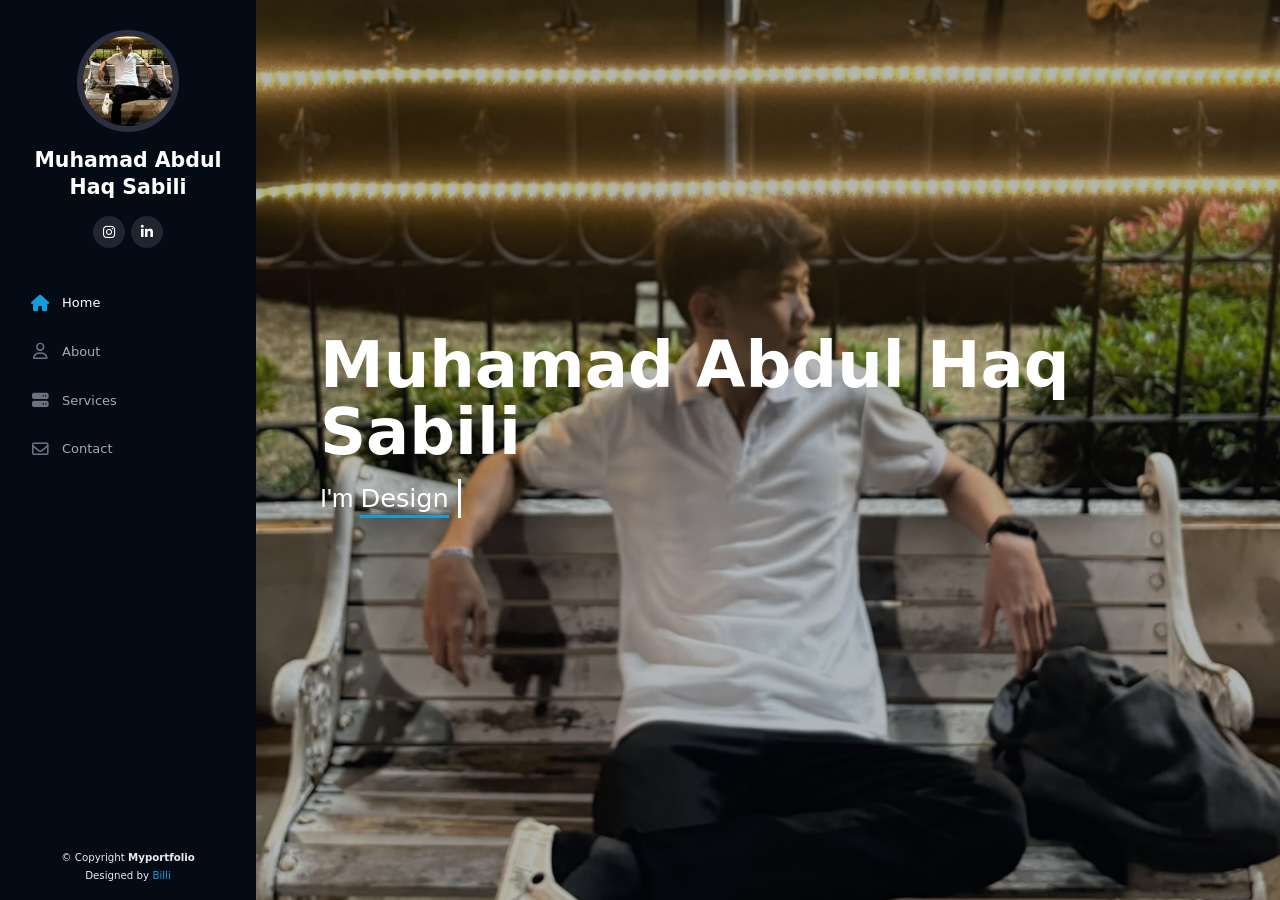
<file: index.html>
<!DOCTYPE html>
<html lang="id">

<head>

    <!-- =====================================================
         BASIC META
    ====================================================== -->

    <meta charset="UTF-8">

    <meta name="viewport"
          content="width=device-width, initial-scale=1.0">

    <meta name="description"
          content="Personal Portfolio Muhamad Abdul Haq Sabili">

    <meta name="author"
          content="Muhamad Abdul Haq Sabili">


    <!-- =====================================================
         TITLE
    ====================================================== -->

    <title>
        Muhamad Abdul Haq Sabili - Personal Portfolio
    </title>


    <!-- =====================================================
         FONT AWESOME
    ====================================================== -->

    <link
        rel="stylesheet"
        href="https://cdnjs.cloudflare.com/ajax/libs/font-awesome/6.4.0/css/all.min.css">


    <!-- =====================================================
         CUSTOM CSS
    ====================================================== -->

    <link rel="stylesheet" href="style.css">

</head>


<body>


    <!-- =====================================================
         MOBILE TOGGLE BUTTON
    ====================================================== -->

    <button
        class="mobile-nav-toggle"
        id="mobileToggle"
        type="button"
        aria-label="Open navigation menu"
        aria-controls="sidebar"
        aria-expanded="false">

        <i class="fa-solid fa-bars"></i>

    </button>



    <!-- =====================================================
         SIDEBAR
    ====================================================== -->

    <header id="sidebar">


        <!-- =================================================
             PROFILE
        ================================================== -->

        <div class="profile-container">


            <!-- Profile Image -->

            <div class="profile-img-box">

                <img
                    src="background.jpeg"
                    alt="Muhamad Abdul Haq Sabili"
                    class="profile-img">

            </div>


            <!-- Profile Name -->

            <h1 class="profile-name">

                <a href="#hero">
                    Muhamad Abdul Haq Sabili
                </a>

            </h1>



            <!-- =============================================
                 SOCIAL MEDIA
            ============================================== -->

            <div class="social-links">


                <!-- Instagram -->

                <a
                    href="https://www.instagram.com/msbilii__/"
                    target="_blank"
                    rel="noopener noreferrer"
                    aria-label="Instagram">

                    <i class="fa-brands fa-instagram"></i>

                </a>


                <!-- LinkedIn -->

                <a
                    href="https://www.linkedin.com/in/muhamad-abdul-haq-sabili-29987b432/"
                    target="_blank"
                    rel="noopener noreferrer"
                    aria-label="LinkedIn">

                    <i class="fa-brands fa-linkedin-in"></i>

                </a>


            </div>

        </div>



        <!-- =================================================
             NAVIGATION
        ================================================== -->

        <nav class="nav-menu">

            <ul>


                <!-- Home -->

                <li>

                    <a
                        href="index.html"
                        class="nav-link active">

                        <i class="fa-solid fa-house"></i>

                        <span>
                            Home
                        </span>

                    </a>

                </li>



                <!-- About -->

                <li>

                    <a
                        href="about.html"
                        class="nav-link">

                        <i class="fa-regular fa-user"></i>

                        <span>
                            About
                        </span>

                    </a>

                </li>



                <!-- Services -->

                <li>

                    <a
                        href="service.html"
                        class="nav-link">

                        <i class="fa-solid fa-server"></i>

                        <span>
                            Services
                        </span>

                    </a>

                </li>



                <!-- Contact -->

                <li>

                    <a
                        href="https://wa.me/qr/TNKL4AGALZZSH1?s=p"
                        class="nav-link"
                        target="_blank"
                        rel="noopener noreferrer">

                        <i class="fa-regular fa-envelope"></i>

                        <span>
                            Contact
                        </span>

                    </a>

                </li>


            </ul>

        </nav>



        <!-- =================================================
             SIDEBAR FOOTER
        ================================================== -->

        <div class="sidebar-footer">

            <p>
                &copy; Copyright
                <strong>Myportfolio</strong>
            </p>

            <p>
                Designed by
                <a href="#hero">
                    Billi
                </a>
            </p>

        </div>


    </header>



    <!-- =====================================================
         HERO SECTION
    ====================================================== -->

    <main id="hero">


        <div class="hero-container">


            <!-- Main Heading -->

            <h1>
                Muhamad Abdul Haq Sabili
            </h1>


            <!-- Typing Text -->

            <p>

                I'm

                <span
                    class="typed-text"
                    id="typed">
                </span>

                <span
                    class="cursor">
                    &nbsp;
                </span>

            </p>


        </div>

    </main>



    <!-- =====================================================
         JAVASCRIPT
    ====================================================== -->

    <script src="script.js"></script>


</body>

</html>
</file>
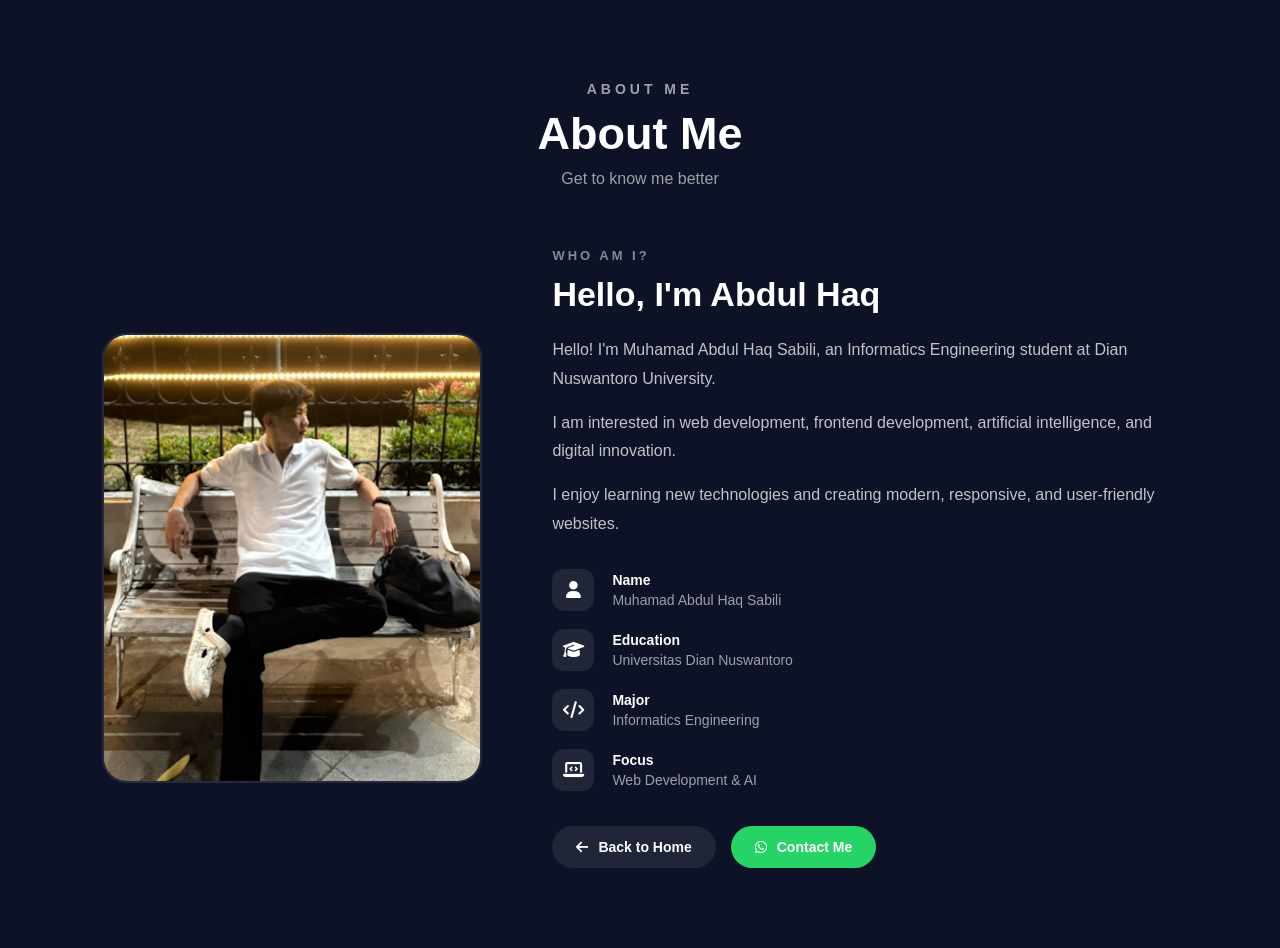
<file: about.html>
<!DOCTYPE html>

<html lang="id">

<head>


<meta charset="UTF-8">

<meta name="viewport"
    content="width=device-width, initial-scale=1.0">

<title>
    About - Muhamad Abdul Haq Sabili
</title>


<!-- Font Awesome -->

<link
    rel="stylesheet"
    href="https://cdnjs.cloudflare.com/ajax/libs/font-awesome/6.4.0/css/all.min.css">


<!-- KHUSUS ABOUT -->

<link rel="stylesheet" href="about.css">


</head>

<body>


<!-- =========================
     ABOUT PAGE
========================== -->

<main class="about-page">


    <!-- TITLE -->

    <div class="about-title">

        <span>
            ABOUT ME
        </span>

        <h1>
            About Me
        </h1>

        <p>
            Get to know me better
        </p>

    </div>



    <!-- =========================
         ABOUT CONTENT
    ========================== -->

    <div class="about-container">


        <!-- IMAGE -->

        <div class="about-image">

            <img
                src="background.jpeg"
                alt="Muhamad Abdul Haq Sabili">

        </div>



        <!-- CONTENT -->

        <div class="about-content">

            <p class="about-label">
                WHO AM I?
            </p>


            <h2>
                Hello, I'm
                <span>
                    Abdul Haq
                </span>
            </h2>


            <p>
                Hello! I'm Muhamad Abdul Haq Sabili,
                an Informatics Engineering student at
                Dian Nuswantoro University.
            </p>


            <p>
                I am interested in web development,
                frontend development, artificial intelligence,
                and digital innovation.
            </p>


            <p>
                I enjoy learning new technologies and
                creating modern, responsive, and
                user-friendly websites.
            </p>



            <!-- INFORMATION -->

            <div class="about-info">


                <div class="info-item">

                    <i class="fa-solid fa-user"></i>

                    <div>

                        <strong>
                            Name
                        </strong>

                        <span>
                            Muhamad Abdul Haq Sabili
                        </span>

                    </div>

                </div>


                <div class="info-item">

                    <i class="fa-solid fa-graduation-cap"></i>

                    <div>

                        <strong>
                            Education
                        </strong>

                        <span>
                            Universitas Dian Nuswantoro
                        </span>

                    </div>

                </div>


                <div class="info-item">

                    <i class="fa-solid fa-code"></i>

                    <div>

                        <strong>
                            Major
                        </strong>

                        <span>
                            Informatics Engineering
                        </span>

                    </div>

                </div>


                <div class="info-item">

                    <i class="fa-solid fa-laptop-code"></i>

                    <div>

                        <strong>
                            Focus
                        </strong>

                        <span>
                            Web Development & AI
                        </span>

                    </div>

                </div>


            </div>



            <!-- BUTTON -->

            <div class="about-buttons">


                <a
                    href="index.html"
                    class="back-button">

                    <i class="fa-solid fa-arrow-left"></i>

                    Back to Home

                </a>


                <a
                    href="https://wa.me/qr/TNKL4AGALZZSH1?s=p"
                    class="contact-button"
                    target="_blank">

                    <i class="fa-brands fa-whatsapp"></i>

                    Contact Me

                </a>


            </div>

        </div>

    </div>

</main>


</body>

</html>
</file>
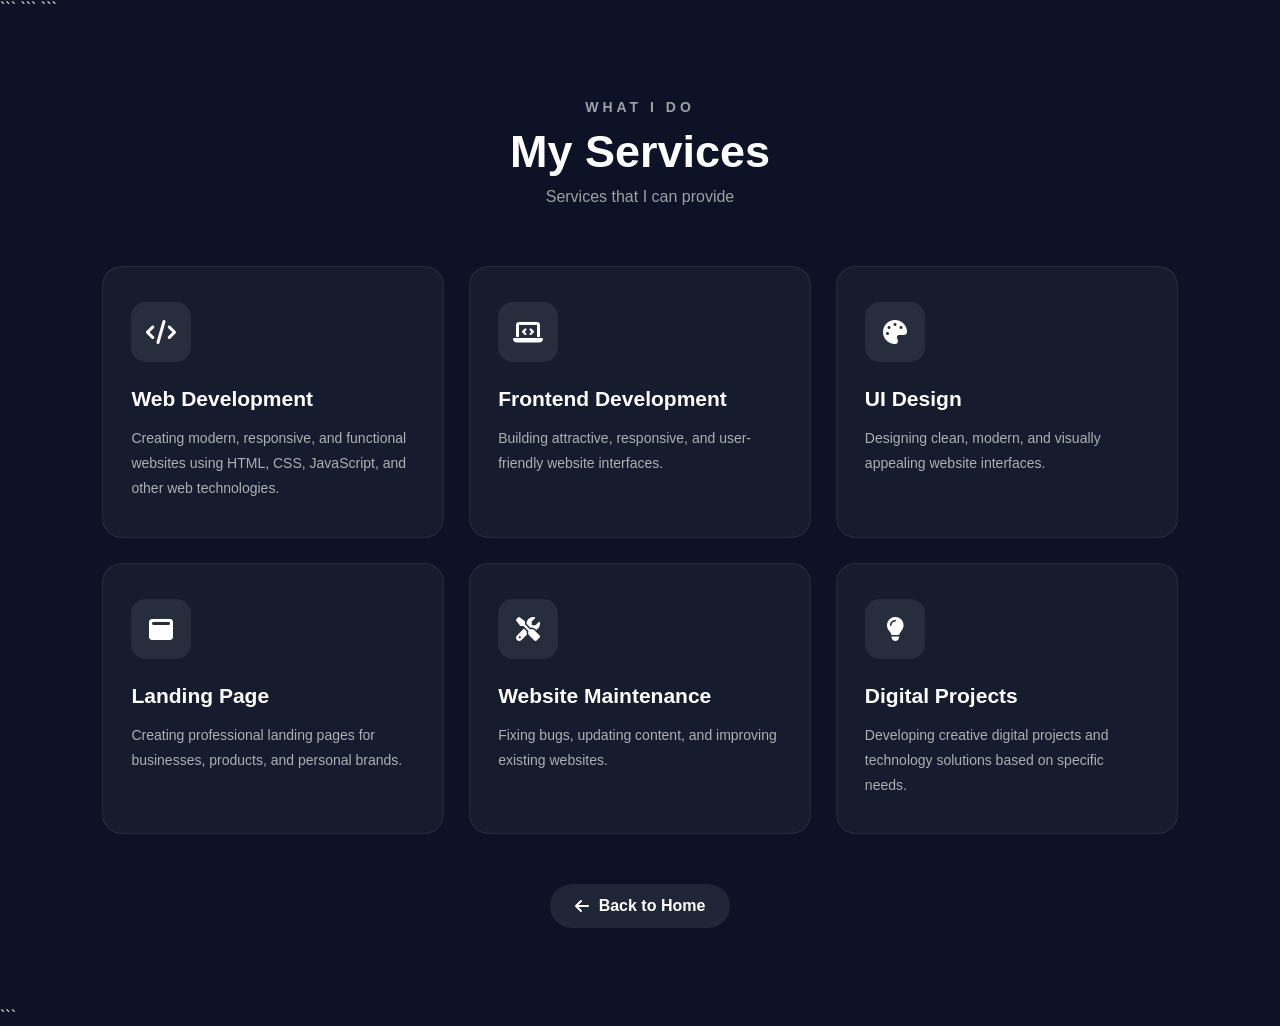
<file: service.html>
<!DOCTYPE html>

<html lang="id">

<head>

```
<meta charset="UTF-8">

<meta name="viewport"
    content="width=device-width, initial-scale=1.0">

<title>
    Services - Muhamad Abdul Haq Sabili
</title>


<!-- Font Awesome -->

<link
    rel="stylesheet"
    href="https://cdnjs.cloudflare.com/ajax/libs/font-awesome/6.4.0/css/all.min.css">


<!-- CSS KHUSUS SERVICES -->

<link rel="stylesheet" href="service.css">
```

</head>

<body>

```
<main class="services-page">


    <!-- TITLE -->

    <div class="services-title">

        <span>
            WHAT I DO
        </span>

        <h1>
            My Services
        </h1>

        <p>
            Services that I can provide
        </p>

    </div>



    <!-- SERVICES -->

    <div class="services-container">


        <!-- 1 -->

        <div class="service-card">

            <div class="service-icon">

                <i class="fa-solid fa-code"></i>

            </div>

            <h2>
                Web Development
            </h2>

            <p>
                Creating modern, responsive,
                and functional websites using
                HTML, CSS, JavaScript, and
                other web technologies.
            </p>

        </div>



        <!-- 2 -->

        <div class="service-card">

            <div class="service-icon">

                <i class="fa-solid fa-laptop-code"></i>

            </div>

            <h2>
                Frontend Development
            </h2>

            <p>
                Building attractive,
                responsive, and user-friendly
                website interfaces.
            </p>

        </div>



        <!-- 3 -->

        <div class="service-card">

            <div class="service-icon">

                <i class="fa-solid fa-palette"></i>

            </div>

            <h2>
                UI Design
            </h2>

            <p>
                Designing clean, modern,
                and visually appealing
                website interfaces.
            </p>

        </div>



        <!-- 4 -->

        <div class="service-card">

            <div class="service-icon">

                <i class="fa-solid fa-window-maximize"></i>

            </div>

            <h2>
                Landing Page
            </h2>

            <p>
                Creating professional landing
                pages for businesses, products,
                and personal brands.
            </p>

        </div>



        <!-- 5 -->

        <div class="service-card">

            <div class="service-icon">

                <i class="fa-solid fa-screwdriver-wrench"></i>

            </div>

            <h2>
                Website Maintenance
            </h2>

            <p>
                Fixing bugs, updating content,
                and improving existing websites.
            </p>

        </div>



        <!-- 6 -->

        <div class="service-card">

            <div class="service-icon">

                <i class="fa-solid fa-lightbulb"></i>

            </div>

            <h2>
                Digital Projects
            </h2>

            <p>
                Developing creative digital
                projects and technology solutions
                based on specific needs.
            </p>

        </div>

    </div>



    <!-- BACK HOME -->

    <div class="services-back">

        <a href="index.html">

            <i class="fa-solid fa-arrow-left"></i>

            Back to Home

        </a>

    </div>


</main>
```

</body>

</html>
</file>
<file: style.css>
/* =====================================================
   RESET & GLOBAL
===================================================== */

* {
    margin: 0;
    padding: 0;
    box-sizing: border-box;

    font-family:
        'Open Sans',
        system-ui,
        -apple-system,
        BlinkMacSystemFont,
        "Segoe UI",
        Roboto,
        sans-serif;
}

html,
body {
    width: 100%;
    min-height: 100%;

    color: #272829;

    background-color: #040b14;

    overflow-x: hidden;
}


/* =====================================================
   MOBILE TOGGLE BUTTON
===================================================== */

.mobile-nav-toggle {
    position: fixed;

    right: 15px;
    top: 15px;

    z-index: 9998;

    width: 42px;
    height: 42px;

    display: none;

    align-items: center;
    justify-content: center;

    border: 0;
    outline: none;

    border-radius: 50%;

    background-color: #149ddd;

    color: #fff;

    font-size: 20px;

    cursor: pointer;

    transition: all 0.3s ease;
}

.mobile-nav-toggle:hover {
    background-color: #0b82bb;

    transform: scale(1.05);
}


/* =====================================================
   SIDEBAR
===================================================== */

#sidebar {
    position: fixed;

    top: 0;
    left: 0;
    bottom: 0;

    width: clamp(240px, 20vw, 300px);

    z-index: 9997;

    padding: 0 15px;

    background: #040b14;

    overflow-y: auto;

    display: flex;
    flex-direction: column;

    transition: all 0.3s ease-in-out;
}


/* =====================================================
   PROFILE
===================================================== */

.profile-container {
    text-align: center;

    padding:
        clamp(20px, 3vw, 30px)
        0
        20px;
}


/* =====================================================
   PROFILE IMAGE
===================================================== */

.profile-img-box {
    width: clamp(90px, 8vw, 120px);
    height: clamp(90px, 8vw, 120px);

    margin: 0 auto 15px;

    border-radius: 50%;

    border:
        clamp(5px, 0.5vw, 8px)
        solid
        #2c2f3f;

    overflow: hidden;
}

.profile-img {
    width: 100%;
    height: 100%;

    display: block;

    object-fit: cover;
}


/* =====================================================
   PROFILE NAME
===================================================== */

.profile-name {
    margin: 0;
    padding: 0;

    font-size: clamp(18px, 1.6vw, 24px);

    line-height: 1.3;

    font-weight: 600;
}

.profile-name a {
    color: #fff;

    text-decoration: none;

    transition: 0.3s;
}

.profile-name a:hover {
    color: #149ddd;
}


/* =====================================================
   SOCIAL LINKS
===================================================== */

.social-links {
    margin-top: 15px;

    display: flex;

    align-items: center;
    justify-content: center;

    gap: clamp(5px, 0.5vw, 8px);
}

.social-links a {
    width: clamp(32px, 2.5vw, 36px);
    height: clamp(32px, 2.5vw, 36px);

    display: flex;

    align-items: center;
    justify-content: center;

    border-radius: 50%;

    background: #212431;

    color: #fff;

    font-size: 14px;

    text-decoration: none;

    transition: 0.3s;
}

.social-links a:hover {
    background: #149ddd;

    color: #fff;

    transform: translateY(-2px);
}


/* =====================================================
   NAVIGATION
===================================================== */

.nav-menu {
    padding: 15px 0;

    flex-grow: 1;
}

.nav-menu ul {
    list-style: none;

    margin: 0;
    padding: 0;
}

.nav-menu li {
    position: relative;

    white-space: nowrap;
}

.nav-menu a,
.nav-menu a:focus {
    display: flex;

    align-items: center;

    color: #a8a9b4;

    padding:
        clamp(9px, 1vw, 12px)
        clamp(10px, 1.2vw, 15px);

    margin-bottom: 8px;

    transition: 0.3s;

    font-size: clamp(13px, 1vw, 15px);

    text-decoration: none;

    border-radius: 4px;
}

.nav-menu a i {
    width: 20px;

    margin-right: 12px;

    color: #6f7180;

    font-size: clamp(16px, 1.3vw, 18px);

    text-align: center;
}

.nav-menu a:hover,
.nav-menu .active,
.nav-menu .active:focus {
    color: #fff;
}

.nav-menu a:hover i,
.nav-menu .active i,
.nav-menu .active:focus i {
    color: #149ddd;
}


/* =====================================================
   SIDEBAR FOOTER
===================================================== */

.sidebar-footer {
    padding: 15px 0;

    text-align: center;

    font-size: clamp(10px, 0.8vw, 12px);

    line-height: 1.5;

    color: #eaebf0;
}

.sidebar-footer p {
    margin: 2px 0;
}

.sidebar-footer a {
    color: #149ddd;

    text-decoration: none;
}


/* =====================================================
   HERO
   BACKGROUND SAMA SEPERTI CODE PERTAMA
===================================================== */

#hero {
    width: calc(100% - clamp(240px, 20vw, 300px));

    min-height: 100vh;

    margin-left: clamp(240px, 20vw, 300px);

    position: relative;

    display: flex;

    align-items: center;

    padding:
        clamp(30px, 5vw, 80px);

    /*
       BACKGROUND SEPERTI CODE PERTAMA
    */

    background:
        linear-gradient(
            rgba(5, 13, 24, 0.3),
            rgba(5, 13, 24, 0.3)
        ),
        url("background.jpeg") top right no-repeat;

    background-size: cover;

    transition: all 0.3s ease-in-out;
}


/* =====================================================
   HERO CONTAINER
===================================================== */

.hero-container {
    width: 100%;

    max-width: 1000px;

    position: relative;

    z-index: 2;
}


/* =====================================================
   HERO TITLE
===================================================== */

.hero-container h1 {
    margin: 0 0 clamp(8px, 1vw, 15px);

    color: #fff;

    font-size: clamp(38px, 5vw, 64px);

    font-weight: 700;

    line-height: 1.05;

    word-wrap: break-word;
}


/* =====================================================
   HERO TEXT
===================================================== */

.hero-container p {
    margin-bottom: clamp(25px, 4vw, 50px);

    color: #fff;

    font-size: clamp(18px, 2vw, 26px);

    font-family: sans-serif;

    line-height: 1.5;
}


/* =====================================================
   TYPED TEXT
===================================================== */

.typed-text {
    color: #fff;

    border-bottom: 3px solid #149ddd;

    padding-bottom: 2px;
}


/* =====================================================
   CURSOR
===================================================== */

.cursor {
    display: inline-block;

    background-color: #fff;

    margin-left: 2px;

    width: 3px;

    animation: blink 1s infinite;
}

@keyframes blink {

    0% {
        background-color: #fff;
    }

    49% {
        background-color: #fff;
    }

    50% {
        background-color: transparent;
    }

    99% {
        background-color: transparent;
    }

    100% {
        background-color: #fff;
    }
}


/* =====================================================
   DESKTOP BESAR
===================================================== */

@media (min-width: 1600px) {

    #sidebar {
        width: 300px;
    }

    #hero {
        width: calc(100% - 300px);

        margin-left: 300px;

        padding-left: 8vw;
        padding-right: 8vw;

        /*
           Tetap seperti background awal
        */

        background-position: top right;
        background-size: cover;
    }

}


/* =====================================================
   TABLET / LAPTOP
===================================================== */

@media (max-width: 1199px) {

    .mobile-nav-toggle {
        display: flex;
    }


    /* SIDEBAR */

    #sidebar {
        width: 280px;

        left: -280px;
    }

    #sidebar.sidebar-active {
        left: 0;
    }


    /* HERO */

    #hero {
        width: 100%;

        margin-left: 0;

        padding:
            clamp(30px, 6vw, 70px);

        /*
           Background tetap seperti kode pertama
        */

        background-position: top right;

        background-size: cover;
    }


    .hero-container h1 {
        font-size: clamp(38px, 6vw, 60px);
    }

    .hero-container p {
        font-size: clamp(18px, 3vw, 24px);
    }

}


/* =====================================================
   TABLET
===================================================== */

@media (max-width: 768px) {

    #hero {
        width: 100%;

        margin-left: 0;

        min-height: 100vh;

        padding:
            80px
            clamp(20px, 6vw, 40px)
            40px;

        /*
           Tetap cover,
           posisi background di kanan atas
        */

        background-position: top right;

        background-size: cover;
    }


    .hero-container {
        max-width: 100%;
    }


    .hero-container h1 {
        font-size: clamp(32px, 9vw, 48px);

        line-height: 1.1;
    }


    .hero-container p {
        font-size: clamp(16px, 4.5vw, 20px);

        line-height: 1.5;

        margin-bottom: 30px;
    }


    .typed-text {
        border-bottom-width: 2px;
    }

}


/* =====================================================
   HP
===================================================== */

@media (max-width: 480px) {

    .mobile-nav-toggle {
        width: 40px;
        height: 40px;

        top: 12px;
        right: 12px;

        font-size: 18px;
    }


    /* SIDEBAR */

    #sidebar {
        width: min(280px, 85vw);

        left: -85vw;

        padding-left: 12px;
        padding-right: 12px;
    }

    #sidebar.sidebar-active {
        left: 0;
    }


    /* PROFILE */

    .profile-container {
        padding-top: 25px;
    }

    .profile-img-box {
        width: 100px;
        height: 100px;
    }

    .profile-name {
        font-size: 20px;
    }


    /* HERO */

    #hero {
        width: 100%;

        margin-left: 0;

        min-height: 100vh;

        padding:
            80px
            20px
            30px;

        /*
           Background tetap sama
           seperti CSS pertama
        */

        background-position: top right;

        background-size: cover;
    }


    .hero-container h1 {
        font-size: clamp(30px, 10vw, 40px);

        line-height: 1.1;
    }


    .hero-container p {
        font-size: 17px;

        line-height: 1.5;
    }

}


/* =====================================================
   HP SANGAT KECIL
===================================================== */

@media (max-width: 360px) {

    #hero {
        padding-left: 15px;
        padding-right: 15px;

        background-position: top right;

        background-size: cover;
    }


    .hero-container h1 {
        font-size: 28px;
    }


    .hero-container p {
        font-size: 15px;
    }


    .profile-name {
        font-size: 18px;
    }

}


/* =====================================================
   HP LANDSCAPE
===================================================== */

@media (max-height: 500px) and (orientation: landscape) {

    #hero {
        min-height: 100vh;

        padding-top: 30px;
        padding-bottom: 30px;

        background-position: top right;

        background-size: cover;
    }


    .profile-container {
        padding-top: 15px;
    }


    .profile-img-box {
        width: 80px;
        height: 80px;
    }

}


/* =====================================================
   SIDEBAR SCROLLBAR
===================================================== */

#sidebar::-webkit-scrollbar {
    width: 5px;
}

#sidebar::-webkit-scrollbar-track {
    background: #040b14;
}

#sidebar::-webkit-scrollbar-thumb {
    background: #2c2f3f;

    border-radius: 10px;
}

#sidebar::-webkit-scrollbar-thumb:hover {
    background: #149ddd;
}
</file>
<file: about.css>
/* =========================
RESET
========================= */

* {
  margin: 0;
  padding: 0;
  box-sizing: border-box;
  }

/* =========================
BODY
========================= */

body {


min-height: 100vh;

font-family: Arial, sans-serif;

background: #0d1226;

color: white;


}

/* =========================
ABOUT PAGE
========================= */

.about-page {


min-height: 100vh;

padding: 80px 8%;

display: flex;

flex-direction: column;

justify-content: center;


}

/* =========================
TITLE
========================= */

.about-title {


text-align: center;

margin-bottom: 60px;


}

.about-title span {


font-size: 14px;

letter-spacing: 4px;

font-weight: 600;

opacity: 0.6;


}

.about-title h1 {


margin-top: 10px;

font-size: 45px;


}

.about-title p {


margin-top: 10px;

opacity: 0.6;


}

/* =========================
CONTAINER
========================= */

.about-container {


width: 100%;

max-width: 1100px;

margin: auto;

display: grid;

grid-template-columns: 380px 1fr;

gap: 70px;

align-items: center;


}

/* =========================
IMAGE
========================= */

.about-image {


width: 100%;


}

.about-image img {


width: 100%;

height: 450px;

object-fit: cover;

display: block;

border-radius: 25px;

border: 2px solid rgba(255,255,255,0.1);

transition: 0.4s;


}

.about-image img:hover {


transform: scale(1.03);


}

/* =========================
CONTENT
========================= */

.about-content {


max-width: 650px;


}

.about-label {


font-size: 13px;

letter-spacing: 3px;

font-weight: bold;

opacity: 0.5;

margin-bottom: 12px;


}

.about-content h2 {


font-size: 34px;

margin-bottom: 22px;


}

.about-content h2 span {


font-weight: bold;


}

.about-content > p:not(.about-label) {


font-size: 16px;

line-height: 1.8;

margin-bottom: 15px;

opacity: 0.75;


}

/* =========================
INFORMATION
========================= */

.about-info {


margin-top: 30px;

margin-bottom: 35px;


}

.info-item {


display: flex;

align-items: center;

gap: 18px;

margin-bottom: 18px;


}

.info-item > i {


width: 42px;

height: 42px;

display: flex;

justify-content: center;

align-items: center;

border-radius: 12px;

background: rgba(255,255,255,0.08);

font-size: 17px;


}

.info-item div {


display: flex;

flex-direction: column;

gap: 4px;


}

.info-item strong {


font-size: 14px;


}

.info-item span {


font-size: 14px;

opacity: 0.6;


}

/* =========================
BUTTONS
========================= */

.about-buttons {


display: flex;

gap: 15px;

flex-wrap: wrap;


}

.back-button,
.contact-button {


display: inline-flex;

align-items: center;

gap: 10px;

padding: 13px 24px;

border-radius: 30px;

text-decoration: none;

font-size: 14px;

font-weight: 600;

transition: 0.3s;


}

.back-button {


background: rgba(255,255,255,0.08);

color: white;


}

.contact-button {


background: #25D366;

color: white;


}

.back-button:hover,
.contact-button:hover {


transform: translateY(-4px);

}

/* =========================
TABLET
========================= */

@media (max-width: 900px) {
.about-page {

    padding: 70px 6%;

}


.about-container {

    grid-template-columns: 1fr;

    gap: 45px;

    text-align: center;

}


.about-image {

    max-width: 350px;

    margin: auto;

}


.about-image img {

    height: 400px;

}


.about-content {

    max-width: 700px;

    margin: auto;

}


.about-info {

    text-align: left;

    max-width: 400px;

    margin-left: auto;

    margin-right: auto;

}


.about-buttons {

    justify-content: center;

}

}

/* =========================
MOBILE
========================= */

@media (max-width: 600px) {
.about-page {

    padding: 50px 5%;

}


.about-title {

    margin-bottom: 40px;

}


.about-title h1 {

    font-size: 32px;

}


.about-image {

    max-width: 280px;

}


.about-image img {

    height: 330px;

}


.about-content h2 {

    font-size: 27px;

}


.about-content > p:not(.about-label) {

    font-size: 14px;

}


.info-item span {

    font-size: 13px;

}


.about-buttons {

    flex-direction: column;

}


.back-button,
.contact-button {

    justify-content: center;

    width: 100%;

}

}
</file>
<file: service.css>
/* =========================
   RESET
========================= */

* {
    margin: 0;
    padding: 0;
    box-sizing: border-box;
}


/* =========================
   BODY
========================= */

body {
    min-height: 100vh;

    font-family: Arial, sans-serif;

    background: #0d1226;

    color: white;
}


/* =========================
   SERVICES PAGE
========================= */

.services-page {
    min-height: 100vh;

    padding: 80px 8%;
}


/* =========================
   TITLE
========================= */

.services-title {
    text-align: center;

    margin-bottom: 60px;
}

.services-title span {
    font-size: 14px;

    letter-spacing: 4px;

    font-weight: 600;

    opacity: 0.6;
}

.services-title h1 {
    font-size: 45px;

    margin-top: 10px;
}

.services-title p {
    margin-top: 10px;

    opacity: 0.6;
}


/* =========================
   SERVICES CONTAINER
========================= */

.services-container {
    width: 100%;

    max-width: 1150px;

    margin: auto;

    display: grid;

    grid-template-columns: repeat(3, 1fr);

    gap: 25px;
}


/* =========================
   SERVICE CARD
========================= */

.service-card {
    padding: 35px 28px;

    min-height: 260px;

    border-radius: 20px;

    background: rgba(255, 255, 255, 0.04);

    border: 1px solid rgba(255, 255, 255, 0.08);

    transition: 0.4s;
}

.service-card:hover {
    transform: translateY(-10px);

    background: rgba(255, 255, 255, 0.07);
}


/* =========================
   ICON
========================= */

.service-icon {
    width: 60px;
    height: 60px;

    display: flex;

    justify-content: center;

    align-items: center;

    border-radius: 15px;

    background: rgba(255, 255, 255, 0.08);

    margin-bottom: 25px;

    font-size: 24px;
}


/* =========================
   TITLE
========================= */

.service-card h2 {
    font-size: 21px;

    margin-bottom: 15px;
}


/* =========================
   DESCRIPTION
========================= */

.service-card p {
    font-size: 14px;

    line-height: 1.8;

    opacity: 0.65;
}


/* =========================
   BACK HOME
========================= */

.services-back {
    text-align: center;

    margin-top: 50px;
}

.services-back a {
    display: inline-flex;

    align-items: center;

    gap: 10px;

    padding: 13px 25px;

    border-radius: 30px;

    background: rgba(255, 255, 255, 0.08);

    color: white;

    text-decoration: none;

    font-weight: 600;

    transition: 0.3s;
}

.services-back a:hover {
    transform: translateY(-4px);
}


/* =========================
   TABLET
========================= */

@media (max-width: 900px) {

    .services-page {
        padding: 70px 6%;
    }

    .services-container {
        grid-template-columns: repeat(2, 1fr);
    }

}


/* =========================
   MOBILE
========================= */

@media (max-width: 600px) {

    .services-page {
        padding: 50px 5%;
    }

    .services-title {
        margin-bottom: 40px;
    }

    .services-title h1 {
        font-size: 32px;
    }

    .services-container {
        grid-template-columns: 1fr;
    }

    .service-card {
        min-height: auto;
    }

}
</file>
